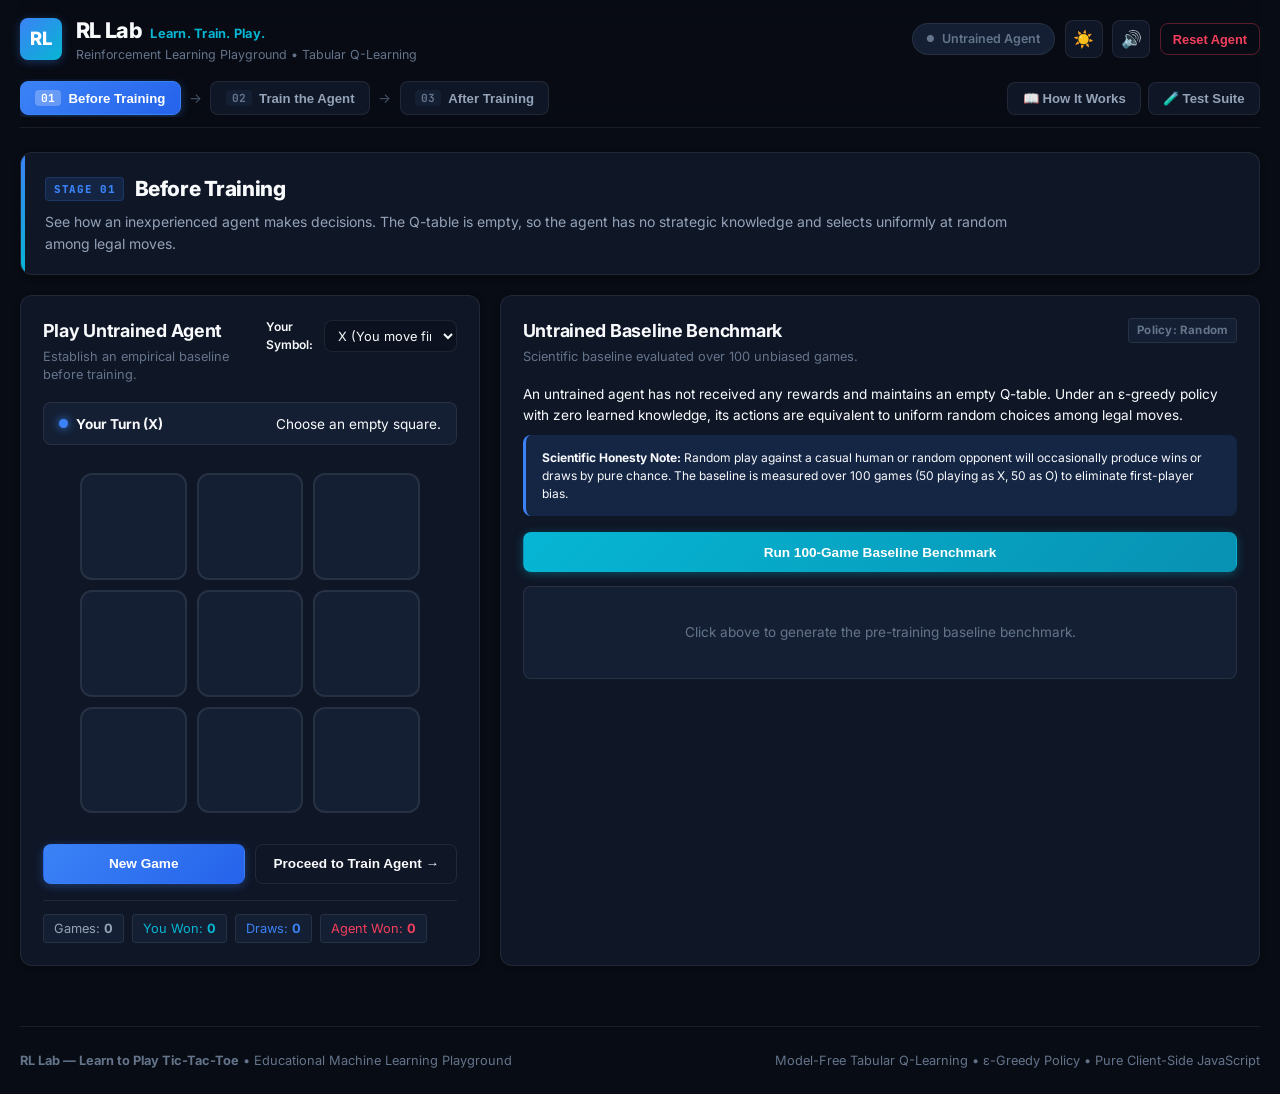
<file: index.html>
<!DOCTYPE html>
<html lang="en" data-theme="dark">
<head>
  <meta charset="UTF-8">
  <meta name="viewport" content="width=device-width, initial-scale=1.0">
  <title>RL Lab — Learn to Play Tic-Tac-Toe</title>
  <meta name="description" content="Educational Reinforcement Learning playground demonstrating Tabular Q-Learning, epsilon-greedy action selection, and learning curves on Tic-Tac-Toe.">
  <link rel="preconnect" href="https://fonts.googleapis.com">
  <link rel="preconnect" href="https://fonts.gstatic.com" crossorigin>
  <link href="https://fonts.googleapis.com/css2?family=Inter:wght@400;500;600;700;800&family=JetBrains+Mono:wght@400;500;600&display=swap" rel="stylesheet">
  <link rel="stylesheet" href="css/style.css">
</head>
<body>
  <div class="app-container">
    <!-- Compact Header -->
    <header class="app-header">
      <div class="header-main">
        <div class="logo-group">
          <div class="logo-badge">RL</div>
          <div>
            <div class="brand-row">
              <span class="brand-title">RL Lab</span>
              <span class="brand-tagline">Learn. Train. Play.</span>
            </div>
            <p class="brand-sub">Reinforcement Learning Playground &bull; Tabular Q-Learning</p>
          </div>
        </div>

        <div class="header-actions">
          <div id="agent-status-badge" class="agent-status-pill status-untrained">
            <span class="status-dot">●</span>
            <span id="agent-status-text">Untrained Agent</span>
          </div>

          <button id="btn-theme-toggle" class="btn-icon" title="Toggle Light/Dark Theme" aria-label="Toggle Theme">
            🌙
          </button>
          <button id="btn-sound-toggle" class="btn-icon" title="Toggle Sound FX" aria-label="Toggle Sound">
            🔊
          </button>
          <button id="btn-global-reset" class="btn btn-sm btn-outline-danger" title="Reset all learned Q-values to untrained state">
            Reset Agent
          </button>
        </div>
      </div>

      <!-- Navigation & Stage Bar -->
      <nav class="nav-bar" role="tablist" aria-label="Main Navigation">
        <div class="workflow-stepper">
          <button class="stage-tab active" data-stage="stage-1" role="tab" aria-selected="true" aria-controls="stage-1">
            <span class="step-badge">01</span>
            <span class="step-label">Before Training</span>
          </button>
          <span class="stepper-arrow">&rarr;</span>
          <button class="stage-tab" data-stage="stage-2" role="tab" aria-selected="false" aria-controls="stage-2">
            <span class="step-badge">02</span>
            <span class="step-label">Train the Agent</span>
          </button>
          <span class="stepper-arrow">&rarr;</span>
          <button class="stage-tab" data-stage="stage-3" role="tab" aria-selected="false" aria-controls="stage-3">
            <span class="step-badge">03</span>
            <span class="step-label">After Training</span>
          </button>
        </div>

        <div class="secondary-nav-group">
          <button class="stage-tab" data-stage="stage-theory" role="tab" aria-selected="false" aria-controls="stage-theory">
            📖 How It Works
          </button>
          <button class="stage-tab" data-stage="stage-tests" role="tab" aria-selected="false" aria-controls="stage-tests">
            🧪 Test Suite
          </button>
        </div>
      </nav>
    </header>

    <!-- Main Content Area -->
    <main class="app-content">

      <!-- ========================================================= -->
      <!-- STAGE 01: BEFORE TRAINING -->
      <!-- ========================================================= -->
      <section id="stage-1" class="stage-panel active" role="tabpanel">
        <div class="stage-banner">
          <div class="stage-banner-header">
            <span class="stage-tag">STAGE 01</span>
            <h1 class="stage-title">Before Training</h1>
          </div>
          <p class="stage-desc">
            See how an inexperienced agent makes decisions. The Q-table is empty, so the agent has no strategic knowledge and selects uniformly at random among legal moves.
          </p>
        </div>

        <div class="stage-grid">
          <!-- Game Board Area (Untrained Agent) -->
          <div class="card">
            <div class="card-header">
              <div>
                <h2 class="card-title">Play Untrained Agent</h2>
                <p class="card-subtitle">Establish an empirical baseline before training.</p>
              </div>
              <div class="role-selector-wrap">
                <label for="select-role-s1" class="text-xs font-semibold">Your Symbol:</label>
                <select id="select-role-s1" class="form-select form-select-sm">
                  <option value="X" selected>X (You move first)</option>
                  <option value="O">O (Agent moves first)</option>
                </select>
              </div>
            </div>

            <div class="game-status-banner" aria-live="polite" aria-atomic="true">
              <div id="turn-indicator-s1" class="turn-indicator">
                <span class="turn-dot user-turn"></span> Your Turn (X)
              </div>
              <div id="game-status-s1" class="game-status-msg text-sm">Choose an empty square to make your first move.</div>
            </div>

            <div class="board-container">
              <div id="board-s1" class="tic-tac-toe-board" aria-label="Untrained 3x3 Board"></div>
            </div>

            <div class="board-action-row">
              <button id="btn-restart-s1" class="btn btn-primary">New Game</button>
              <button id="btn-next-to-train" class="btn btn-outline">Proceed to Train Agent &rarr;</button>
            </div>

            <div class="session-stats-bar">
              <span class="stat-pill">Games: <strong id="s1-stat-games">0</strong></span>
              <span class="stat-pill stat-win">You Won: <strong id="s1-stat-human-wins">0</strong></span>
              <span class="stat-pill stat-draw">Draws: <strong id="s1-stat-draws">0</strong></span>
              <span class="stat-pill stat-loss">Agent Won: <strong id="s1-stat-agent-wins">0</strong></span>
            </div>
          </div>

          <!-- Baseline Explanation & Benchmark Card -->
          <div class="card">
            <div class="card-header">
              <div>
                <h2 class="card-title">Untrained Baseline Benchmark</h2>
                <p class="card-subtitle">Scientific baseline evaluated over 100 unbiased games.</p>
              </div>
              <span class="badge badge-secondary">Policy: Random</span>
            </div>

            <div class="baseline-explainer text-sm">
              <p>
                An untrained agent has not received any rewards and maintains an empty Q-table. Under an &epsilon;-greedy policy with zero learned knowledge, its actions are equivalent to uniform random choices among legal moves.
              </p>
              <div class="alert alert-info text-xs" style="margin-top: 10px;">
                <strong>Scientific Honesty Note:</strong> Random play against a casual human or random opponent will occasionally produce wins or draws by pure chance. The baseline is measured over 100 games (50 playing as X, 50 as O) to eliminate first-player bias.
              </div>
            </div>

            <div style="margin-top: 16px;">
              <button id="btn-run-baseline" class="btn btn-teal btn-block">
                Run 100-Game Baseline Benchmark
              </button>
            </div>

            <div id="baseline-results-box" class="benchmark-results-box">
              <div class="text-muted text-sm text-center" style="padding: 1.25rem 0;">
                Click above to generate the pre-training baseline benchmark.
              </div>
            </div>
          </div>
        </div>
      </section>

      <!-- ========================================================= -->
      <!-- STAGE 02: TRAIN THE AGENT -->
      <!-- ========================================================= -->
      <section id="stage-2" class="stage-panel" role="tabpanel">
        <div class="stage-banner">
          <div class="stage-banner-header">
            <span class="stage-tag">STAGE 02</span>
            <h1 class="stage-title">Train the Agent</h1>
          </div>
          <p class="stage-desc">
            Learn through repeated play, rewards, and updated Q-values. The agent experiences thousands of games, receiving positive rewards for victories (+1.0) and negative rewards for defeats (-1.0).
          </p>
        </div>

        <div class="stage-grid">
          <!-- Training Parameters Card -->
          <div class="card">
            <div class="card-header">
              <div>
                <h2 class="card-title">Hyperparameter Controls</h2>
                <p class="card-subtitle">Configure tabular Q-Learning parameters.</p>
              </div>
            </div>

            <div class="form-group">
              <label for="input-episodes" class="form-label">
                Number of Training Episodes
                <span class="text-muted text-xs">(Each episode is 1 complete self-contained match)</span>
              </label>
              <div class="episode-input-row">
                <input type="number" id="input-episodes" class="form-control" value="10000" min="500" max="100000" step="500">
                <div class="preset-buttons-group">
                  <button type="button" class="btn btn-sm btn-outline btn-preset" data-val="2000">2,000</button>
                  <button type="button" class="btn btn-sm btn-outline btn-preset" data-val="5000">5,000</button>
                  <button type="button" class="btn btn-sm btn-outline btn-preset active-preset" data-val="10000">10,000</button>
                  <button type="button" class="btn btn-sm btn-outline btn-preset" data-val="20000">20,000</button>
                </div>
              </div>
            </div>

            <div class="form-group">
              <label for="select-opponent" class="form-label">
                Training Opponent Strategy
                <span class="text-muted text-xs">(Defines environment transition dynamics P(s'|s,a))</span>
              </label>
              <select id="select-opponent" class="form-select">
                <option value="balanced" selected>Balanced Curriculum (Recommended: 60% Exploration + 40% Tactical Defense)</option>
                <option value="random">Random Opponent (Uniform Random Legal Actions)</option>
                <option value="heuristic">Heuristic Opponent (Tactical Blocks &amp; Immediate Wins)</option>
                <option value="self-play">Self-Play (Mirroring current learned policy)</option>
              </select>
            </div>

            <!-- Hyperparameters Grid with Plain English Descriptions -->
            <div class="hyperparams-grid">
              <!-- Alpha -->
              <div class="hyperparam-card">
                <div class="hyperparam-header">
                  <span class="param-name">Learning Rate (α)</span>
                  <span id="disp-alpha" class="param-val">0.10</span>
                </div>
                <input type="range" id="input-alpha" class="form-range" min="0.01" max="1.0" step="0.05" value="0.10">
                <p class="param-desc">How strongly new information changes existing estimates.</p>
              </div>

              <!-- Gamma -->
              <div class="hyperparam-card">
                <div class="hyperparam-header">
                  <span class="param-name">Discount Factor (γ)</span>
                  <span id="disp-gamma" class="param-val">0.95</span>
                </div>
                <input type="range" id="input-gamma" class="form-range" min="0.0" max="1.0" step="0.05" value="0.95">
                <p class="param-desc">How much future rewards matter relative to immediate payoff.</p>
              </div>

              <!-- Epsilon -->
              <div class="hyperparam-card">
                <div class="hyperparam-header">
                  <span class="param-name">Exploration Rate (ε)</span>
                  <span id="disp-epsilon" class="param-val">1.00</span>
                </div>
                <input type="range" id="input-epsilon" class="form-range" min="0.0" max="1.0" step="0.05" value="1.00">
                <p class="param-desc">How often the agent explores instead of exploiting current knowledge.</p>
              </div>
            </div>

            <div class="decay-toggle-wrap">
              <label class="checkbox-label" for="chk-decay-epsilon">
                <input type="checkbox" id="chk-decay-epsilon" checked>
                <span>Gradually decay exploration rate ε during training (from initial ε down to 0.05)</span>
              </label>
            </div>

            <!-- Optional Seed -->
            <div class="form-group" style="margin-top: 10px;">
              <label for="input-seed" class="form-label text-xs">
                Optional Random Seed <span class="text-muted">(Leave empty for standard pseudo-random training)</span>
              </label>
              <input type="text" id="input-seed" class="form-control form-control-sm" placeholder="e.g. 42 or ml-lab-2026" style="max-width: 220px;">
            </div>

            <!-- Primary Training Action Buttons -->
            <div class="training-btn-bar">
              <button id="btn-train" class="btn btn-primary btn-lg">
                🚀 Train Agent
              </button>
              <button id="btn-stop-train" class="btn btn-outline-danger btn-lg" disabled>
                ⏹ Pause / Stop
              </button>
            </div>

            <!-- Non-blocking Progress Bar -->
            <div class="training-progress-wrap">
              <div class="progress-bar-bg">
                <div id="training-progress-bar" class="progress-bar-fill" style="width: 0%;"></div>
              </div>
              <div id="training-progress-text" class="progress-meta">
                Ready to train. Click "Train Agent" to start non-blocking batch execution.
              </div>
            </div>
          </div>

          <!-- Live Metrics & Empirical Learning Curve Card -->
          <div class="card">
            <div class="card-header">
              <div>
                <h2 class="card-title">Live Training Outcomes &amp; Learning Curve</h2>
                <p class="card-subtitle">Actual recorded checkpoints evaluated with ε = 0 (pure exploitation).</p>
              </div>
              <span id="live-training-badge" class="badge badge-secondary">Ready</span>
            </div>

            <!-- Live KPI Row -->
            <div class="live-kpi-row">
              <div class="kpi-mini">
                <div class="kpi-mini-label">Episodes</div>
                <div id="kpi-episodes" class="kpi-mini-val font-mono">0</div>
              </div>
              <div class="kpi-mini">
                <div class="kpi-mini-label">Current ε</div>
                <div id="kpi-current-eps" class="kpi-mini-val font-mono">1.00</div>
              </div>
              <div class="kpi-mini">
                <div class="kpi-mini-label">State-Actions Learned</div>
                <div id="kpi-visited-states" class="kpi-mini-val font-mono">0</div>
              </div>
              <div class="kpi-mini">
                <div class="kpi-mini-label">Training W / D / L</div>
                <div id="kpi-training-wdl" class="kpi-mini-val font-mono">0/0/0</div>
              </div>
            </div>

            <!-- Learning Curve Canvas -->
            <div class="chart-canvas-wrapper">
              <canvas id="learningCurveChart" width="700" height="260"></canvas>
            </div>

            <div class="chart-legend-row">
              <span class="legend-chip"><span class="legend-color-dot" style="background: var(--teal);"></span> Win Rate %</span>
              <span class="legend-chip"><span class="legend-color-dot" style="background: var(--primary);"></span> Draw Rate %</span>
              <span class="legend-chip"><span class="legend-color-dot" style="background: var(--danger);"></span> Loss Rate %</span>
            </div>

            <div class="card-footer-action">
              <button id="btn-proceed-to-stage-3" class="btn btn-teal btn-block">
                Proceed to Stage 03 — Challenge Trained Agent &rarr;
              </button>
            </div>
          </div>
        </div>
      </section>

      <!-- ========================================================= -->
      <!-- STAGE 03: AFTER TRAINING -->
      <!-- ========================================================= -->
      <section id="stage-3" class="stage-panel" role="tabpanel">
        <div class="stage-banner">
          <div class="stage-banner-header">
            <span class="stage-tag">STAGE 03</span>
            <h1 class="stage-title">After Training</h1>
          </div>
          <p class="stage-desc">
            Challenge the trained agent and inspect what it learned. The agent acts using pure exploitation (&epsilon; = 0), selecting the highest-valued legal action from its learned Q-table.
          </p>
        </div>

        <div class="stage-grid">
          <!-- Gameplay against Trained Agent -->
          <div class="card">
            <div class="card-header">
              <div>
                <h2 class="card-title">Play Trained Agent</h2>
                <p class="card-subtitle">Agent uses learned Q-table with ε = 0.00 (pure exploitation).</p>
              </div>
              <div class="role-selector-wrap">
                <label for="select-role-s3" class="text-xs font-semibold">Your Symbol:</label>
                <select id="select-role-s3" class="form-select form-select-sm">
                  <option value="X" selected>X (You move first)</option>
                  <option value="O">O (Agent moves first)</option>
                </select>
              </div>
            </div>

            <div class="game-status-banner" aria-live="polite" aria-atomic="true">
              <div id="turn-indicator-s3" class="turn-indicator">
                <span class="turn-dot user-turn"></span> Your Turn (X)
              </div>
              <div id="game-status-s3" class="game-status-msg text-sm">Choose an empty cell.</div>
            </div>

            <div class="board-container">
              <div id="board-s3" class="tic-tac-toe-board" aria-label="Trained 3x3 Board"></div>
            </div>

            <div class="board-action-row">
              <button id="btn-restart-s3" class="btn btn-primary">New Game</button>
              <button id="btn-toggle-explain" class="btn btn-outline" aria-expanded="true" aria-controls="explainability-drawer">
                🔍 Toggle "How the Agent Decides"
              </button>
            </div>

            <div class="session-stats-bar">
              <span class="stat-pill">Games: <strong id="s3-stat-games">0</strong></span>
              <span class="stat-pill stat-win">You Won: <strong id="s3-stat-human-wins">0</strong></span>
              <span class="stat-pill stat-draw">Draws: <strong id="s3-stat-draws">0</strong></span>
              <span class="stat-pill stat-loss">Agent Won: <strong id="s3-stat-agent-wins">0</strong></span>
            </div>
          </div>

          <!-- Before vs After Empirical Comparison Panel -->
          <div class="card">
            <div class="card-header">
              <div>
                <h2 class="card-title">Empirical Performance Comparison</h2>
                <p class="card-subtitle">Standardized 100-game evaluation under identical conditions.</p>
              </div>
              <button id="btn-run-post-eval" class="btn btn-sm btn-outline">
                Re-evaluate Benchmark
              </button>
            </div>

            <div class="comparison-grid">
              <!-- Before Training Column -->
              <div class="comparison-card">
                <div class="comp-header">
                  <span class="comp-badge badge-untrained">BEFORE TRAINING</span>
                  <div class="comp-sub">Untrained Policy (100 Games)</div>
                  <div id="comp-before-opp" class="text-xs text-muted" style="margin-top: 3px;">Opponent: Random (50 as X, 50 as O)</div>
                </div>
                <div class="comp-stats-list">
                  <div class="comp-row">
                    <span>Win Rate:</span>
                    <strong id="comp-before-win" class="text-teal font-mono">—</strong>
                  </div>
                  <div class="comp-row">
                    <span>Draw Rate:</span>
                    <strong id="comp-before-draw" class="text-primary font-mono">—</strong>
                  </div>
                  <div class="comp-row">
                    <span>Loss Rate:</span>
                    <strong id="comp-before-loss" class="text-danger font-mono">—</strong>
                  </div>
                </div>
              </div>

              <!-- After Training Column -->
              <div class="comparison-card">
                <div class="comp-header">
                  <span class="comp-badge badge-trained">AFTER TRAINING</span>
                  <div class="comp-sub">Learned Policy (100 Games)</div>
                  <div id="comp-after-opp" class="text-xs text-muted" style="margin-top: 3px;">Opponent: Random (50 as X, 50 as O)</div>
                </div>
                <div class="comp-stats-list">
                  <div class="comp-row">
                    <span>Win Rate:</span>
                    <strong id="comp-after-win" class="text-teal font-mono">—</strong>
                  </div>
                  <div class="comp-row">
                    <span>Draw Rate:</span>
                    <strong id="comp-after-draw" class="text-primary font-mono">—</strong>
                  </div>
                  <div class="comp-row">
                    <span>Loss Rate:</span>
                    <strong id="comp-after-loss" class="text-danger font-mono">—</strong>
                  </div>
                </div>
              </div>
            </div>

            <div id="comparison-analysis-note" class="alert alert-info text-xs" style="margin-top: 14px;">
              <strong>Empirical Protocol:</strong> Both before and after training benchmarks evaluate 50 games playing as X (first mover) and 50 games playing as O (second mover) against the same Random opponent with &epsilon; = 0.
            </div>

            <!-- Export / Import Utilities -->
            <div style="margin-top: 16px; display: flex; gap: 8px; flex-wrap: wrap;">
              <button id="btn-export-qtable" class="btn btn-sm btn-outline">💾 Export Learned Q-Table (JSON)</button>
              <button id="btn-import-qtable" class="btn btn-sm btn-outline">📂 Import Q-Table (JSON)</button>
              <input type="file" id="import-file-input" accept=".json" style="display: none;">
            </div>
          </div>
        </div>

        <!-- Collapsible Explainability Drawer: How the Agent Decides -->
        <div id="explainability-drawer" class="card explain-card" style="margin-top: 1.25rem;">
          <div class="card-header">
            <div>
              <h2 class="card-title">How the Agent Decides</h2>
              <p class="card-subtitle">Transparent mathematical evaluation for the current board state.</p>
            </div>
            <code id="explain-state-key" class="state-code">000000000</code>
          </div>

          <div class="table-responsive">
            <table class="data-table">
              <thead>
                <tr>
                  <th>Action (Cell)</th>
                  <th>Coordinates</th>
                  <th>Learned Q(s,a)</th>
                  <th>Status</th>
                  <th>P(Selection)</th>
                </tr>
              </thead>
              <tbody id="explain-moves-tbody">
                <tr><td colspan="5" class="text-center text-muted">Play a move to view candidate action values.</td></tr>
              </tbody>
            </table>
          </div>

          <div id="explain-last-decision-box" class="last-decision-box" style="margin-top: 12px;">
            <span class="text-muted text-sm">No action taken yet.</span>
          </div>
        </div>
      </section>

      <!-- ========================================================= -->
      <!-- STAGE REFERENCE: HOW IT WORKS & THEORY -->
      <!-- ========================================================= -->
      <section id="stage-theory" class="stage-panel" role="tabpanel">
        <div class="stage-banner">
          <div class="stage-banner-header">
            <span class="stage-tag">REFERENCE</span>
            <h1 class="stage-title">How It Works: RL Foundations</h1>
          </div>
          <p class="stage-desc">
            Undergraduate Machine Learning curriculum reference on Tabular Q-Learning, Temporal Difference updates, and Dynamic Programming.
          </p>
        </div>

        <div class="theory-layout-grid">
          <!-- Core Theory Breakdown -->
          <div class="card">
            <div class="card-header">
              <h2 class="card-title">The Mathematics of Q-Learning</h2>
            </div>
            <div class="theory-content">
              <h3>1. The Q-Learning Update Rule</h3>
              <p>Q-learning is an off-policy, model-free Temporal Difference learning algorithm that directly approximates the optimal action-value function <em>Q*</em>:</p>
              <div class="math-callout font-mono">
                Q(s, a) &larr; Q(s, a) + &alpha; &times; [ r + &gamma; &times; max<sub>a'</sub> Q(s', a') &minus; Q(s, a) ]
              </div>
              <ul class="theory-list">
                <li><strong>s, a:</strong> Current canonical state and chosen action.</li>
                <li><strong>&alpha; (Alpha):</strong> Learning rate step size (0 &lt; &alpha; &le; 1).</li>
                <li><strong>r:</strong> Immediate reward observed after taking action <em>a</em> (+1 win, -1 loss, 0 draw).</li>
                <li><strong>&gamma; (Gamma):</strong> Future reward discount factor (0 &le; &gamma; &le; 1).</li>
                <li><strong>max<sub>a'</sub> Q(s', a'):</strong> Best estimated value in successor state <em>s'</em>. For <em>terminal transitions</em>, this is strictly <strong>0</strong>.</li>
              </ul>

              <h3 style="margin-top: 16px;">2. Exploration vs. Exploitation (&epsilon;-Greedy)</h3>
              <p>
                With probability <code>&epsilon;</code>, the agent enters the exploration branch and selects uniformly at random among legal moves.
                With probability <code>1 - &epsilon;</code>, the agent exploits its current knowledge and picks <code>argmax_a Q(s,a)</code> with random tie-breaking.
              </p>
              <div class="alert alert-info text-xs">
                <strong>Important Nuance:</strong> Choosing the exploration branch does <em>not</em> guarantee picking a non-greedy move! If there are <em>k</em> legal moves, the random draw has a <em>1/k</em> probability of picking the greedy action anyway:
                <code>P(greedy) = (1 - &epsilon;) + (&epsilon; / k)</code>.
              </div>
            </div>
          </div>

          <!-- Interactive Worked Calculation Verification (5.7) -->
          <div class="card">
            <div class="card-header">
              <div>
                <h2 class="card-title">Interactive Worked Calculation</h2>
                <p class="card-subtitle">Verifies exact numerical update arithmetic as specified in lecture curriculum.</p>
              </div>
              <span class="badge badge-success">5.7 Verified</span>
            </div>

            <div class="worked-form-grid">
              <div class="form-group">
                <label for="calc-current-q" class="form-label text-xs">Current Q(s, a):</label>
                <input type="number" id="calc-current-q" class="form-control" value="4" step="0.1">
              </div>
              <div class="form-group">
                <label for="calc-alpha" class="form-label text-xs">Learning Rate (&alpha;):</label>
                <input type="number" id="calc-alpha" class="form-control" value="0.5" step="0.05">
              </div>
              <div class="form-group">
                <label for="calc-reward" class="form-label text-xs">Reward (r):</label>
                <input type="number" id="calc-reward" class="form-control" value="2" step="0.1">
              </div>
              <div class="form-group">
                <label for="calc-gamma" class="form-label text-xs">Discount (&gamma;):</label>
                <input type="number" id="calc-gamma" class="form-control" value="0.9" step="0.05">
              </div>
              <div class="form-group">
                <label for="calc-max-next-q" class="form-label text-xs">max<sub>a'</sub> Q(s', a'):</label>
                <input type="number" id="calc-max-next-q" class="form-control" value="6" step="0.1">
              </div>
            </div>

            <!-- Step by Step Calculation Breakdown -->
            <div class="calc-step-by-step">
              <div class="calc-step">
                <span class="step-num">Step 1 &bull; TD Target:</span>
                <code class="step-math">r + &gamma; max Q(s',a') = 2 + (0.9 &times; 6) = <span id="calc-td-target">7.40</span></code>
              </div>
              <div class="calc-step">
                <span class="step-num">Step 2 &bull; TD Error (&delta;):</span>
                <code class="step-math">&delta; = TD Target &minus; Q(s,a) = 7.40 &minus; 4 = <span id="calc-td-error">+3.40</span></code>
              </div>
              <div class="calc-step highlight-step">
                <span class="step-num">Step 3 &bull; Q-Update (&alpha; = 0.5):</span>
                <code class="step-math">Q_new = 4 + (0.5 &times; 3.40) = <strong id="calc-updated-q" class="text-teal font-mono">5.70</strong></code>
              </div>
            </div>

            <!-- Model-Based DP vs Model-Free RL -->
            <div class="dp-comparison-container" style="margin-top: 1.5rem;">
              <div class="dp-section-header">
                <span class="badge badge-teal" style="margin-bottom: 6px;">THEORY COMPARISON</span>
                <h3 style="font-size: 1.05rem; font-weight: 700; color: var(--text-main);">Dynamic Programming (DP) vs. Q-Learning</h3>
                <p class="text-xs text-muted" style="margin-top: 6px; line-height: 1.55;">
                  <strong>Model-Based DP:</strong> Computes state values offline via Bellman Optimality sweeps using known transition probabilities <em>P(s'|s,a)</em> and rewards <em>R(s,a)</em> without environment sampling.<br>
                  <strong>Model-Free Q-Learning:</strong> Discovers optimal play directly from trial-and-error gameplay samples with zero prior transition model.
                </p>
              </div>
              <div id="dpGridContainer" style="margin-top: 12px;"></div>
            </div>
          </div>
        </div>
      </section>

      <!-- ========================================================= -->
      <!-- STAGE REFERENCE: AUTOMATED TEST SUITE -->
      <!-- ========================================================= -->
      <section id="stage-tests" class="stage-panel" role="tabpanel">
        <div class="card">
          <div class="card-header">
            <div>
              <h2 class="card-title">Comprehensive Algorithmic Test Suite</h2>
              <p class="card-subtitle">Complete validation of Game Engine, Tabular Q-Learning Invariants, Lifecycle Safety, and Persistence.</p>
            </div>
            <div id="test-summary-badge">
              <span class="badge badge-success">Running verification...</span>
            </div>
          </div>

          <div style="margin-bottom: 14px; display: flex; gap: 10px; align-items: center;">
            <button id="btn-run-tests" class="btn btn-primary">
              ▶ Run All Invariant Tests
            </button>
            <span class="text-xs text-muted">Runs synchronously in browser verifying all invariants.</span>
          </div>

          <div id="test-results-container"></div>
        </div>
      </section>

    </main>

    <!-- Clean Footer -->
    <footer class="app-footer">
      <div class="footer-content">
        <div>
          <strong>RL Lab — Learn to Play Tic-Tac-Toe</strong> &bull; Educational Machine Learning Playground
        </div>
        <div class="footer-meta">
          Model-Free Tabular Q-Learning &bull; ε-Greedy Policy &bull; Pure Client-Side JavaScript
        </div>
      </div>
    </footer>
  </div>

  <!-- Scripts in dependency order -->
  <script src="js/game.js"></script>
  <script src="js/agent.js"></script>
  <script src="js/analytics.js"></script>
  <script src="js/dp-demo.js"></script>
  <script src="js/tests.js"></script>
  <script src="js/app.js"></script>
</body>
</html>
</file>
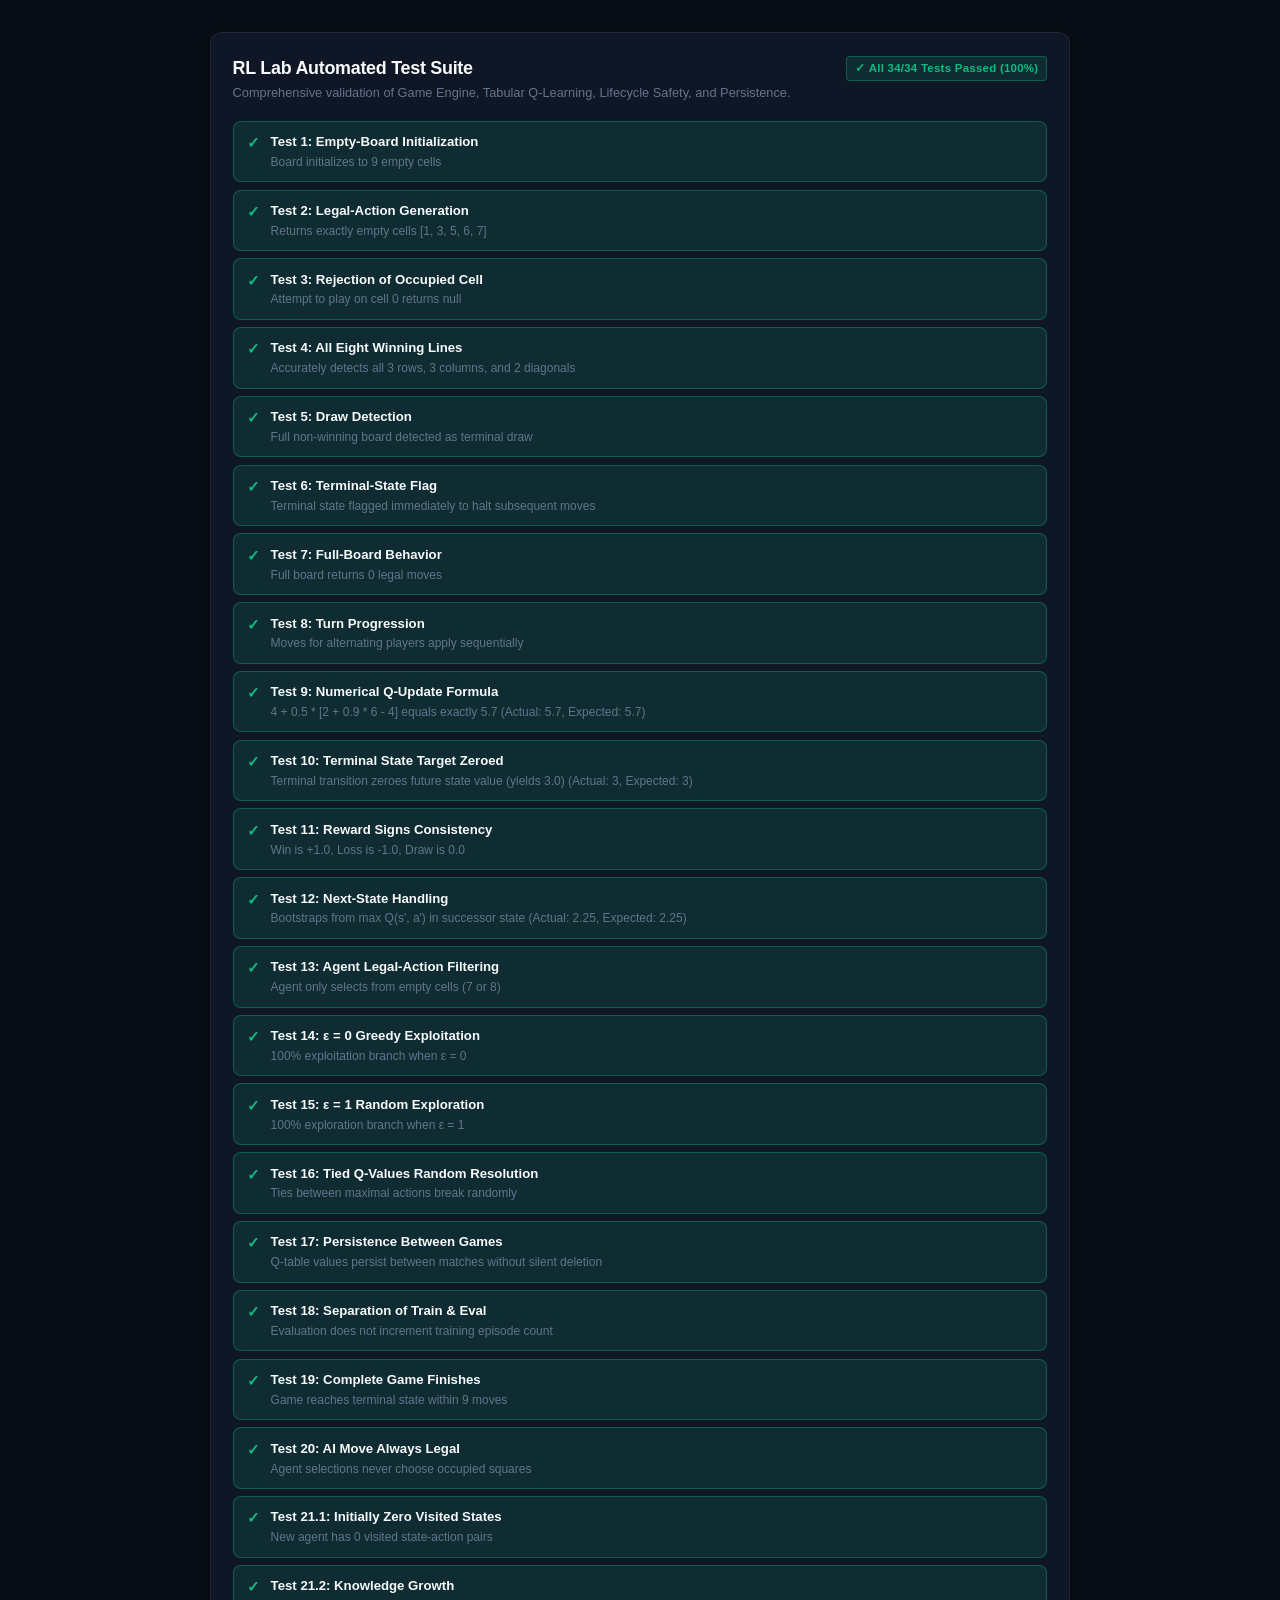
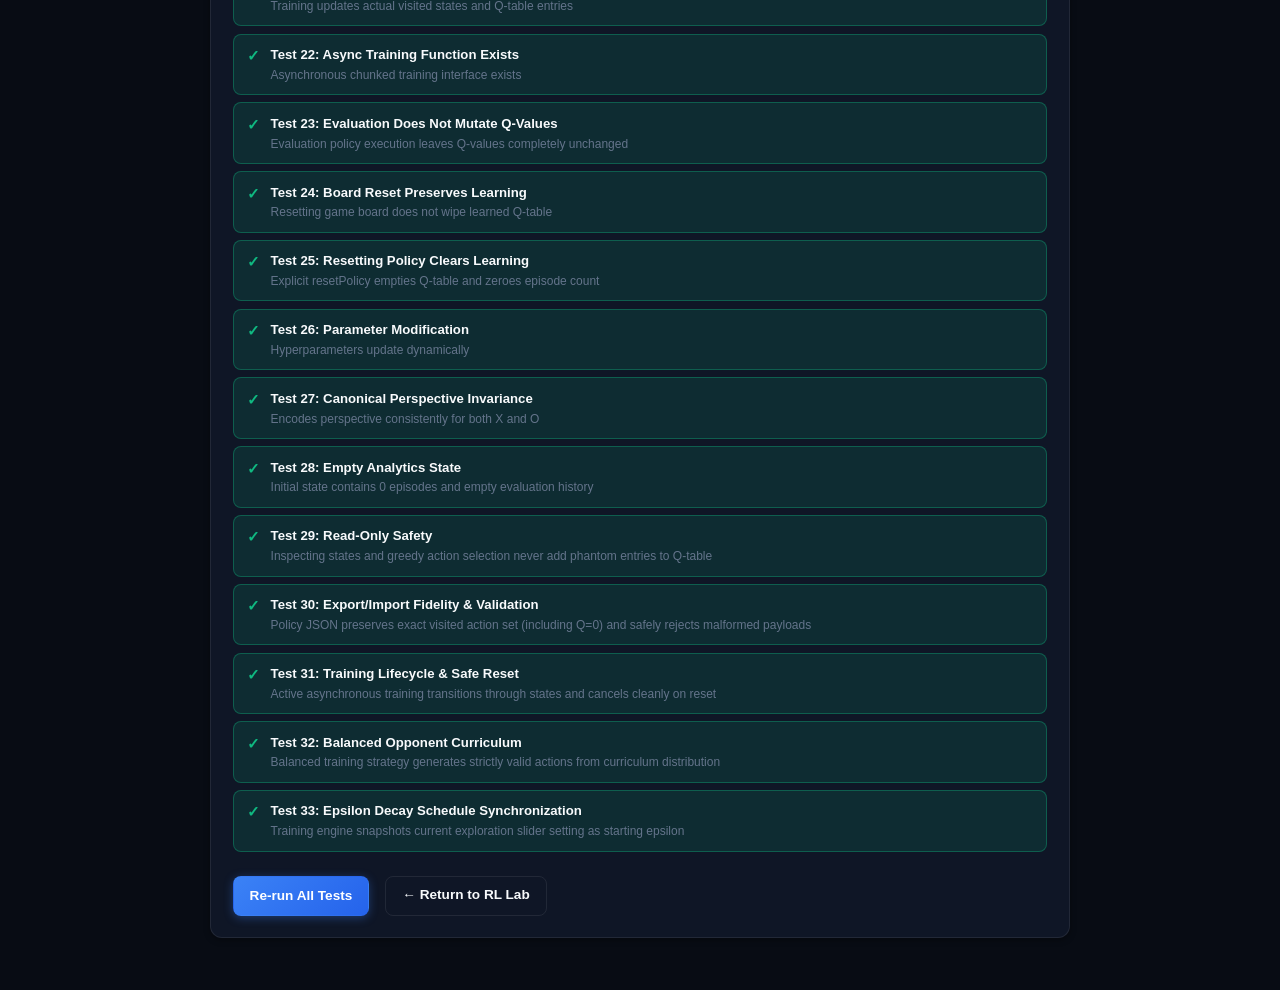
<file: test-runner.html>
<!DOCTYPE html>
<html lang="en" data-theme="dark">
<head>
  <meta charset="UTF-8">
  <meta name="viewport" content="width=device-width, initial-scale=1.0">
  <title>RL Lab Test Suite — Comprehensive Invariant Validation</title>
  <link rel="stylesheet" href="css/style.css">
  <style>
    body { padding: 2rem 1rem; background-color: var(--bg-app); color: var(--text-main); }
    .test-page-container { max-width: 860px; margin: 0 auto; }
  </style>
</head>
<body>
  <div class="test-page-container">
    <div class="card">
      <div class="card-header">
        <div>
          <h1 class="card-title">RL Lab Automated Test Suite</h1>
          <p class="card-subtitle">Comprehensive validation of Game Engine, Tabular Q-Learning, Lifecycle Safety, and Persistence.</p>
        </div>
        <div id="test-summary-badge">
          <span class="badge badge-secondary">Running invariant tests...</span>
        </div>
      </div>
      <div id="test-results-container">
        <!-- Injected by script -->
      </div>
      <div style="margin-top: 1.5rem; display: flex; gap: 1rem; align-items: center;">
        <button id="btn-re-run" class="btn btn-primary" onclick="runTests()">Re-run All Tests</button>
        <a href="index.html" class="btn btn-outline">&larr; Return to RL Lab</a>
      </div>
    </div>
  </div>

  <script src="js/game.js"></script>
  <script src="js/agent.js"></script>
  <script src="js/tests.js"></script>
  <script>
    function runTests() {
      const suite = new RLTestSuite();
      const results = suite.runAllTests();
      const badge = document.getElementById('test-summary-badge');
      const container = document.getElementById('test-results-container');

      badge.innerHTML = results.allPassed
        ? `<span class="badge badge-success">✓ All ${results.passedCount}/${results.totalCount} Tests Passed (100%)</span>`
        : `<span class="badge badge-danger">✗ ${results.totalCount - results.passedCount} Failed</span>`;

      let html = '<div class="test-results-list">';
      results.details.forEach(res => {
        html += `
          <div class="test-item ${res.passed ? 'test-passed' : 'test-failed'}">
            <span class="test-icon">${res.passed ? '✓' : '✗'}</span>
            <div class="test-content">
              <strong>${res.testName}</strong>
              <p class="test-msg">${res.message}</p>
            </div>
          </div>
        `;
      });
      html += '</div>';
      container.innerHTML = html;
    }

    document.addEventListener('DOMContentLoaded', runTests);
  </script>
</body>
</html>
</file>
<file: css/style.css>
/**
 * RL Lab — Learn to Play Tic-Tac-Toe
 * CSS Design System & Responsive Styles (Dark-First Modernized AI/ML Aesthetic)
 * Inspired by Linear, modern developer dashboards, and premier educational tools.
 * Supports Dark (default) and Light themes seamlessly, full mobile responsiveness (320px - 1440px+).
 */

:root,
[data-theme="dark"] {
  /* Dark-First Palette (Default) */
  --bg-app: #080c14;
  --bg-header: rgba(8, 12, 20, 0.88);
  --bg-card: #0f1626;
  --bg-card-subtle: #141f33;
  --bg-card-hover: #192740;
  --bg-input: #0b111e;

  --border-color: rgba(255, 255, 255, 0.08);
  --border-subtle: rgba(255, 255, 255, 0.14);
  --border-focus: #3b82f6;

  --text-main: #f8fafc;
  --text-secondary: #94a3b8;
  --text-muted: #64748b;
  --text-dim: #475569;

  --primary: #3b82f6;
  --primary-hover: #60a5fa;
  --primary-subtle: rgba(59, 130, 246, 0.14);
  --primary-glow: rgba(59, 130, 246, 0.35);

  --teal: #06b6d4;
  --teal-hover: #22d3ee;
  --teal-subtle: rgba(6, 182, 212, 0.14);
  --teal-glow: rgba(6, 182, 212, 0.35);

  --success: #10b981;
  --success-bg: rgba(16, 185, 129, 0.14);
  --success-border: rgba(16, 185, 129, 0.35);
  --success-glow: rgba(16, 185, 129, 0.3);

  --danger: #f43f5e;
  --danger-bg: rgba(244, 63, 94, 0.14);
  --danger-border: rgba(244, 63, 94, 0.35);
  --danger-glow: rgba(244, 63, 94, 0.3);

  --warning: #f59e0b;
  --warning-bg: rgba(245, 158, 11, 0.14);
  --warning-border: rgba(245, 158, 11, 0.35);

  --chart-grid: rgba(255, 255, 255, 0.07);
  --chart-axis: #94a3b8;

  --font-sans:
    "Inter", -apple-system, BlinkMacSystemFont, "Segoe UI", Roboto, sans-serif;
  --font-mono: "JetBrains Mono", Consolas, Monaco, monospace;

  --shadow-xs: 0 1px 2px rgba(0, 0, 0, 0.3);
  --shadow-sm: 0 2px 6px rgba(0, 0, 0, 0.35);
  --shadow-md: 0 8px 24px -4px rgba(0, 0, 0, 0.45);
  --shadow-glow: 0 0 20px rgba(59, 130, 246, 0.15);

  --radius-xs: 4px;
  --radius-sm: 8px;
  --radius-md: 12px;
  --radius-lg: 16px;
  --radius-full: 9999px;

  --transition-fast: 0.15s cubic-bezier(0.4, 0, 0.2, 1);
  --transition-normal: 0.25s cubic-bezier(0.4, 0, 0.2, 1);
}

/* Light Theme Palette */
[data-theme="light"] {
  --bg-app: #f8fafc;
  --bg-header: rgba(248, 250, 252, 0.9);
  --bg-card: #ffffff;
  --bg-card-subtle: #f1f5f9;
  --bg-card-hover: #e2e8f0;
  --bg-input: #ffffff;

  --border-color: #e2e8f0;
  --border-subtle: #cbd5e1;
  --border-focus: #2563eb;

  --text-main: #0f172a;
  --text-secondary: #334155;
  --text-muted: #64748b;
  --text-dim: #94a3b8;

  --primary: #2563eb;
  --primary-hover: #1d4ed8;
  --primary-subtle: #eff6ff;
  --primary-glow: rgba(37, 99, 235, 0.25);

  --teal: #0891b2;
  --teal-hover: #0e7490;
  --teal-subtle: #ecfeff;
  --teal-glow: rgba(8, 145, 178, 0.25);

  --success: #059669;
  --success-bg: #ecfdf5;
  --success-border: #a7f3d0;
  --success-glow: rgba(5, 150, 105, 0.2);

  --danger: #e11d48;
  --danger-bg: #fff1f2;
  --danger-border: #fecdd3;
  --danger-glow: rgba(225, 29, 72, 0.2);

  --warning: #d97706;
  --warning-bg: #fffbeb;
  --warning-border: #fde68a;

  --chart-grid: #e2e8f0;
  --chart-axis: #64748b;

  --shadow-xs: 0 1px 2px rgba(0, 0, 0, 0.04);
  --shadow-sm: 0 2px 6px rgba(0, 0, 0, 0.06);
  --shadow-md: 0 8px 24px -4px rgba(0, 0, 0, 0.08);
  --shadow-glow: 0 0 20px rgba(37, 99, 235, 0.1);
}

/* Base Reset & Core Typography */
*,
*::before,
*::after {
  box-sizing: border-box;
  margin: 0;
  padding: 0;
}

html {
  font-size: 16px;
  scroll-behavior: smooth;
  -webkit-text-size-adjust: 100%;
}

body {
  font-family: var(--font-sans);
  background-color: var(--bg-app);
  color: var(--text-main);
  line-height: 1.5;
  -webkit-font-smoothing: antialiased;
  -moz-osx-font-smoothing: grayscale;
  min-height: 100vh;
  overflow-x: hidden;
  transition:
    background-color var(--transition-normal),
    color var(--transition-normal);
}

/* App Container */
.app-container {
  display: flex;
  flex-direction: column;
  min-height: 100vh;
  max-width: 1340px;
  margin: 0 auto;
  padding: 0 1.25rem;
}

/* Modern Sticky Header */
.app-header {
  position: sticky;
  top: 0;
  z-index: 100;
  background-color: var(--bg-header);
  backdrop-filter: blur(14px);
  -webkit-backdrop-filter: blur(14px);
  border-bottom: 1px solid var(--border-color);
  padding: 0.85rem 0 0.65rem 0;
  transition: border-color var(--transition-normal);
}

.header-main {
  display: flex;
  justify-content: space-between;
  align-items: center;
  flex-wrap: wrap;
  gap: 0.85rem;
  margin-bottom: 0.65rem;
}

.logo-group {
  display: flex;
  align-items: center;
  gap: 0.85rem;
}

.logo-badge {
  width: 42px;
  height: 42px;
  background: linear-gradient(135deg, var(--primary), var(--teal));
  color: #ffffff;
  border-radius: var(--radius-sm);
  display: flex;
  align-items: center;
  justify-content: center;
  font-weight: 800;
  font-size: 1.15rem;
  letter-spacing: -0.02em;
  flex-shrink: 0;
  box-shadow: 0 2px 10px var(--primary-glow);
}

.brand-row {
  display: flex;
  align-items: baseline;
  gap: 0.5rem;
}

.brand-title {
  font-size: 1.35rem;
  font-weight: 800;
  color: var(--text-main);
  letter-spacing: -0.025em;
}

.brand-tagline {
  font-size: 0.8rem;
  font-weight: 700;
  color: var(--teal);
  letter-spacing: 0.02em;
}

.brand-sub {
  font-size: 0.78rem;
  color: var(--text-muted);
}

.header-actions {
  display: flex;
  align-items: center;
  gap: 0.6rem;
  flex-wrap: wrap;
}

.agent-status-pill {
  display: inline-flex;
  align-items: center;
  gap: 7px;
  padding: 0.35rem 0.85rem;
  font-size: 0.78rem;
  font-weight: 600;
  border-radius: var(--radius-full);
  transition: all var(--transition-fast);
}

.status-untrained {
  background-color: var(--bg-card-subtle);
  color: var(--text-muted);
  border: 1px solid var(--border-color);
}

.status-training {
  background-color: var(--primary-subtle);
  color: var(--primary);
  border: 1px solid var(--primary);
  box-shadow: 0 0 12px var(--primary-glow);
}

.status-trained {
  background-color: var(--success-bg);
  color: var(--success);
  border: 1px solid var(--success);
  box-shadow: 0 0 12px var(--success-glow);
}

.status-dot {
  font-size: 0.6rem;
  line-height: 1;
}

.status-training .status-dot {
  animation: pulseDot 1.2s infinite;
}

@keyframes pulseDot {
  0%,
  100% {
    opacity: 1;
    transform: scale(1);
  }
  50% {
    opacity: 0.4;
    transform: scale(0.85);
  }
}

.btn-icon {
  width: 38px;
  height: 38px;
  display: inline-flex;
  align-items: center;
  justify-content: center;
  border-radius: var(--radius-sm);
  background-color: var(--bg-card);
  border: 1px solid var(--border-color);
  color: var(--text-main);
  cursor: pointer;
  transition: all var(--transition-fast);
  font-size: 1.05rem;
  user-select: none;
}

.btn-icon:hover {
  background-color: var(--bg-card-subtle);
  border-color: var(--border-subtle);
  transform: translateY(-1px);
}

.btn-icon:active {
  transform: translateY(0);
}

/* Stepper Navigation Bar */
.nav-bar {
  display: flex;
  justify-content: space-between;
  align-items: center;
  flex-wrap: wrap;
  gap: 0.75rem;
  padding-top: 0.25rem;
}

.workflow-stepper {
  display: flex;
  align-items: center;
  gap: 0.4rem;
  overflow-x: auto;
  scrollbar-width: none;
  -webkit-overflow-scrolling: touch;
  padding: 2px 0;
}

.workflow-stepper::-webkit-scrollbar {
  display: none;
}

.stepper-arrow {
  color: var(--text-dim);
  font-size: 0.85rem;
  user-select: none;
  padding: 0 2px;
}

.stage-tab {
  background: var(--bg-card);
  border: 1px solid var(--border-color);
  padding: 0.5rem 0.9rem;
  font-size: 0.825rem;
  font-weight: 600;
  color: var(--text-secondary);
  cursor: pointer;
  border-radius: var(--radius-sm);
  display: inline-flex;
  align-items: center;
  gap: 0.45rem;
  transition: all var(--transition-fast);
  white-space: nowrap;
  user-select: none;
}

.stage-tab:hover {
  color: var(--text-main);
  background-color: var(--bg-card-subtle);
  border-color: var(--border-subtle);
}

.stage-tab.active {
  color: #ffffff;
  background: linear-gradient(135deg, var(--primary), #2563eb);
  border-color: var(--primary);
  box-shadow: 0 2px 10px var(--primary-glow);
}

.step-badge {
  font-size: 0.7rem;
  font-family: var(--font-mono);
  font-weight: 700;
  background-color: var(--bg-card-subtle);
  color: var(--text-muted);
  padding: 1px 6px;
  border-radius: var(--radius-xs);
  transition: all var(--transition-fast);
}

.stage-tab.active .step-badge {
  background-color: rgba(255, 255, 255, 0.25);
  color: #ffffff;
}

.secondary-nav-group {
  display: flex;
  align-items: center;
  gap: 0.4rem;
}

.secondary-nav-group .stage-tab.active {
  background: var(--bg-card-subtle);
  color: var(--teal);
  border-color: var(--teal);
  box-shadow: 0 0 12px var(--teal-glow);
}

/* App Content & Panels */
.app-content {
  flex: 1;
  padding: 1.5rem 0 2.5rem 0;
}

.stage-panel {
  display: none;
}

.stage-panel.active {
  display: block;
  animation: panelFadeIn 0.2s cubic-bezier(0.4, 0, 0.2, 1);
}

@keyframes panelFadeIn {
  from {
    opacity: 0;
    transform: translateY(6px);
  }
  to {
    opacity: 1;
    transform: translateY(0);
  }
}

/* Stage Header Banner */
.stage-banner {
  background-color: var(--bg-card);
  border: 1px solid var(--border-color);
  border-radius: var(--radius-md);
  padding: 1.25rem 1.5rem;
  margin-bottom: 1.25rem;
  box-shadow: var(--shadow-sm);
  position: relative;
  overflow: hidden;
}

.stage-banner::before {
  content: "";
  position: absolute;
  top: 0;
  left: 0;
  width: 4px;
  height: 100%;
  background: linear-gradient(180deg, var(--primary), var(--teal));
}

.stage-banner-header {
  display: flex;
  align-items: center;
  gap: 0.65rem;
  margin-bottom: 0.4rem;
}

.stage-tag {
  font-size: 0.68rem;
  font-weight: 800;
  letter-spacing: 0.06em;
  background-color: var(--primary-subtle);
  color: var(--primary);
  padding: 3px 8px;
  border-radius: var(--radius-xs);
  font-family: var(--font-mono);
  border: 1px solid rgba(59, 130, 246, 0.2);
}

.stage-title {
  font-size: 1.3rem;
  font-weight: 800;
  color: var(--text-main);
  letter-spacing: -0.02em;
}

.stage-desc {
  font-size: 0.875rem;
  color: var(--text-secondary);
  line-height: 1.55;
  max-width: 980px;
}

/* Stage Grids */
.stage-grid {
  display: grid;
  grid-template-columns: 1fr;
  gap: 1.25rem;
}

@media (min-width: 960px) {
  .stage-grid {
    grid-template-columns: 460px 1fr;
  }
}

.theory-layout-grid {
  display: grid;
  grid-template-columns: 1fr;
  gap: 1.25rem;
}

@media (min-width: 960px) {
  .theory-layout-grid {
    grid-template-columns: 1fr 1fr;
  }
}

/* Cards */
.card {
  background-color: var(--bg-card);
  border: 1px solid var(--border-color);
  border-radius: var(--radius-md);
  box-shadow: var(--shadow-sm);
  padding: 1.35rem;
  margin-bottom: 1.25rem;
  transition:
    border-color var(--transition-fast),
    box-shadow var(--transition-fast);
}

.card:hover {
  border-color: var(--border-subtle);
}

.card-header {
  display: flex;
  justify-content: space-between;
  align-items: flex-start;
  margin-bottom: 1.15rem;
  gap: 0.75rem;
}

.card-title {
  font-size: 1.12rem;
  font-weight: 700;
  color: var(--text-main);
  letter-spacing: -0.015em;
}

.card-subtitle {
  font-size: 0.8rem;
  color: var(--text-muted);
  margin-top: 3px;
  line-height: 1.4;
}

.role-selector-wrap {
  display: flex;
  align-items: center;
  gap: 0.45rem;
}

/* Game Status Banner */
.game-status-banner {
  background-color: var(--bg-card-subtle);
  border: 1px solid var(--border-color);
  border-radius: var(--radius-sm);
  padding: 0.65rem 0.95rem;
  margin-bottom: 1rem;
  display: flex;
  justify-content: space-between;
  align-items: center;
  font-size: 0.85rem;
  gap: 0.75rem;
}

.turn-indicator {
  display: flex;
  align-items: center;
  gap: 0.5rem;
  font-weight: 700;
  white-space: nowrap;
}

.turn-dot {
  width: 9px;
  height: 9px;
  border-radius: 50%;
  display: inline-block;
  box-shadow: 0 0 8px currentColor;
}

.user-turn {
  background-color: var(--primary);
  color: var(--primary);
}

.agent-turn {
  background-color: var(--teal);
  color: var(--teal);
}

/* 3x3 Tic-Tac-Toe Board */
.board-container {
  display: flex;
  justify-content: center;
  align-items: center;
  padding: 0.75rem 0;
  width: 100%;
}

.tic-tac-toe-board {
  display: grid;
  grid-template-columns: repeat(3, minmax(0, 1fr));
  gap: 10px;
  width: 100%;
  max-width: min(340px, 84vw);
  aspect-ratio: 1 / 1;
  margin: 0 auto;
}

.board-cell {
  background-color: var(--bg-card-subtle);
  border: 2px solid var(--border-color);
  border-radius: 12px;
  display: flex;
  flex-direction: column;
  align-items: center;
  justify-content: center;
  font-size: clamp(2.2rem, 8vw, 3rem);
  font-weight: 800;
  cursor: pointer;
  position: relative;
  user-select: none;
  aspect-ratio: 1 / 1;
  min-height: 0;
  transition:
    transform 0.12s ease,
    border-color var(--transition-fast),
    background-color var(--transition-fast),
    box-shadow var(--transition-fast);
}

.board-cell:hover:not(.marked-x):not(.marked-o) {
  border-color: var(--teal);
  background-color: var(--teal-subtle);
  box-shadow: 0 0 16px var(--teal-glow);
  transform: translateY(-2px);
}

.board-cell:active:not(.marked-x):not(.marked-o) {
  transform: scale(0.95);
}

.board-cell:focus-visible {
  outline: 2px solid var(--primary);
  outline-offset: 2px;
}

.marked-x {
  color: var(--primary);
  text-shadow: 0 0 16px var(--primary-glow);
  cursor: default;
}

.marked-o {
  color: var(--teal);
  text-shadow: 0 0 16px var(--teal-glow);
  cursor: default;
}

.winning-cell {
  background-color: var(--success-bg) !important;
  border-color: var(--success) !important;
  color: var(--success) !important;
  box-shadow: 0 0 20px var(--success-glow) !important;
  animation: winGlow 1.4s infinite alternate;
}

@keyframes winGlow {
  0% {
    transform: scale(1);
    filter: brightness(1);
  }
  100% {
    transform: scale(1.02);
    filter: brightness(1.2);
  }
}

.cell-q-badge {
  position: absolute;
  bottom: 5px;
  right: 5px;
  font-size: 0.65rem;
  font-family: var(--font-mono);
  background-color: rgba(9, 13, 22, 0.85);
  backdrop-filter: blur(4px);
  border: 1px solid var(--border-color);
  padding: 2px 5px;
  border-radius: 4px;
  color: var(--text-muted);
  pointer-events: none;
  line-height: 1.1;
  font-weight: 600;
  display: flex;
  align-items: center;
  gap: 2px;
}

[data-theme="light"] .cell-q-badge {
  background-color: rgba(255, 255, 255, 0.9);
  color: var(--text-secondary);
}

.cell-q-greedy {
  background-color: var(--teal-subtle);
  border-color: var(--teal);
  color: var(--teal);
  font-weight: 700;
  box-shadow: 0 0 8px var(--teal-glow);
}

.board-action-row {
  display: flex;
  gap: 0.65rem;
  margin-top: 1.15rem;
  width: 100%;
}

.board-action-row .btn {
  flex: 1;
}

.session-stats-bar {
  display: flex;
  gap: 0.5rem;
  flex-wrap: wrap;
  margin-top: 1rem;
  padding-top: 0.85rem;
  border-top: 1px solid var(--border-color);
  font-size: 0.8rem;
}

.stat-pill {
  padding: 4px 10px;
  background-color: var(--bg-card-subtle);
  border: 1px solid var(--border-color);
  border-radius: var(--radius-xs);
  color: var(--text-secondary);
}

.stat-win {
  color: var(--teal);
}
.stat-draw {
  color: var(--primary);
}
.stat-loss {
  color: var(--danger);
}

/* Benchmark Results Box */
.benchmark-results-box {
  margin-top: 14px;
  background-color: var(--bg-card-subtle);
  border: 1px solid var(--border-color);
  border-radius: var(--radius-sm);
  padding: 0.95rem;
}

.bench-chips-row {
  display: flex;
  gap: 0.5rem;
  margin: 0.5rem 0;
  flex-wrap: wrap;
}

.bench-chip {
  padding: 5px 10px;
  border-radius: var(--radius-xs);
  font-size: 0.825rem;
  font-weight: 600;
}

.bench-win {
  background-color: var(--teal-subtle);
  color: var(--teal);
  border: 1px solid var(--teal);
}
.bench-draw {
  background-color: var(--primary-subtle);
  color: var(--primary);
  border: 1px solid var(--primary);
}
.bench-loss {
  background-color: var(--danger-bg);
  color: var(--danger);
  border: 1px solid var(--danger);
}

/* Hyperparameters Grid */
.episode-input-row {
  display: flex;
  gap: 0.5rem;
  align-items: center;
  flex-wrap: wrap;
}

.episode-input-row .form-control {
  max-width: 140px;
}

.preset-buttons-group {
  display: flex;
  gap: 0.35rem;
  flex-wrap: wrap;
}

.btn-preset.active-preset {
  border-color: var(--primary);
  background-color: var(--primary-subtle);
  color: var(--primary);
  font-weight: 700;
}

.hyperparams-grid {
  display: grid;
  grid-template-columns: 1fr;
  gap: 0.85rem;
  margin-top: 1rem;
}

@media (min-width: 620px) {
  .hyperparams-grid {
    grid-template-columns: repeat(3, 1fr);
  }
}

.hyperparam-card {
  background-color: var(--bg-card-subtle);
  border: 1px solid var(--border-color);
  border-radius: var(--radius-sm);
  padding: 0.95rem;
  transition: border-color var(--transition-fast);
}

.hyperparam-card:hover {
  border-color: var(--border-subtle);
}

.hyperparam-header {
  display: flex;
  justify-content: space-between;
  align-items: center;
  margin-bottom: 0.5rem;
  font-size: 0.825rem;
}

.param-name {
  font-weight: 600;
  color: var(--text-main);
}

.param-val {
  font-family: var(--font-mono);
  font-weight: 700;
  color: var(--primary);
  background-color: var(--bg-card);
  padding: 2px 7px;
  border-radius: var(--radius-xs);
  border: 1px solid var(--border-color);
  font-size: 0.8rem;
}

.param-desc {
  font-size: 0.72rem;
  color: var(--text-muted);
  margin-top: 0.45rem;
  line-height: 1.4;
}

.decay-toggle-wrap {
  margin-top: 0.95rem;
  font-size: 0.825rem;
}

.checkbox-label {
  display: inline-flex;
  align-items: center;
  gap: 0.55rem;
  cursor: pointer;
  color: var(--text-secondary);
  user-select: none;
}

.checkbox-label input[type="checkbox"] {
  accent-color: var(--primary);
  width: 17px;
  height: 17px;
}

.training-btn-bar {
  display: flex;
  gap: 0.75rem;
  margin-top: 1.35rem;
}

.training-btn-bar .btn {
  flex: 1;
}

.training-progress-wrap {
  margin-top: 1rem;
}

.progress-bar-bg {
  width: 100%;
  height: 8px;
  background-color: var(--bg-card-subtle);
  border-radius: var(--radius-full);
  overflow: hidden;
  border: 1px solid var(--border-color);
}

.progress-bar-fill {
  height: 100%;
  background: linear-gradient(90deg, var(--primary), var(--teal));
  border-radius: var(--radius-full);
  transition: width 0.15s ease-out;
  box-shadow: 0 0 10px var(--teal-glow);
}

.progress-meta {
  font-size: 0.78rem;
  color: var(--text-muted);
  margin-top: 0.45rem;
  text-align: right;
  font-family: var(--font-mono);
}

/* Live KPI Row */
.live-kpi-row {
  display: grid;
  grid-template-columns: repeat(2, 1fr);
  gap: 0.65rem;
  margin-bottom: 1rem;
}

@media (min-width: 500px) {
  .live-kpi-row {
    grid-template-columns: repeat(4, 1fr);
  }
}

.kpi-mini {
  background-color: var(--bg-card-subtle);
  border: 1px solid var(--border-color);
  border-radius: var(--radius-sm);
  padding: 0.75rem;
}

.kpi-mini-label {
  font-size: 0.68rem;
  text-transform: uppercase;
  font-weight: 700;
  letter-spacing: 0.05em;
  color: var(--text-muted);
}

.kpi-mini-val {
  font-size: 1.2rem;
  font-weight: 800;
  color: var(--text-main);
  margin-top: 2px;
}

.chart-canvas-wrapper {
  position: relative;
  width: 100%;
  height: 270px;
  margin: 0.5rem 0;
  background-color: var(--bg-card-subtle);
  border: 1px solid var(--border-color);
  border-radius: var(--radius-sm);
  padding: 8px;
  overflow: hidden;
}

#learningCurveChart {
  width: 100% !important;
  height: 100% !important;
  display: block;
}

.chart-legend-row {
  display: flex;
  gap: 1.25rem;
  font-size: 0.8rem;
  color: var(--text-muted);
  justify-content: center;
  margin-top: 0.65rem;
  flex-wrap: wrap;
}

.legend-chip {
  display: inline-flex;
  align-items: center;
  gap: 6px;
}

.legend-color-dot {
  width: 9px;
  height: 9px;
  border-radius: 50%;
  display: inline-block;
  box-shadow: 0 0 6px currentColor;
}

.card-footer-action {
  margin-top: 1.25rem;
  padding-top: 1rem;
  border-top: 1px solid var(--border-color);
}

/* Comparison Panel */
.comparison-grid {
  display: grid;
  grid-template-columns: 1fr;
  gap: 0.85rem;
  margin-top: 0.5rem;
}

@media (min-width: 500px) {
  .comparison-grid {
    grid-template-columns: 1fr 1fr;
  }
}

.comparison-card {
  background-color: var(--bg-card-subtle);
  border: 1px solid var(--border-color);
  border-radius: var(--radius-sm);
  padding: 1rem;
}

.comp-header {
  margin-bottom: 0.75rem;
}

.comp-badge {
  font-size: 0.68rem;
  font-weight: 800;
  padding: 3px 8px;
  border-radius: var(--radius-xs);
  letter-spacing: 0.05em;
}

.badge-untrained {
  background-color: var(--bg-card);
  color: var(--text-secondary);
  border: 1px solid var(--border-color);
}

.badge-trained {
  background-color: var(--teal-subtle);
  color: var(--teal);
  border: 1px solid var(--teal);
  box-shadow: 0 0 10px var(--teal-glow);
}

.comp-sub {
  font-size: 0.75rem;
  color: var(--text-muted);
  margin-top: 4px;
}

.comp-stats-list {
  display: flex;
  flex-direction: column;
  gap: 0.45rem;
  font-size: 0.85rem;
}

.comp-row {
  display: flex;
  justify-content: space-between;
  align-items: center;
  padding: 2px 0;
}

/* Explainability Drawer */
.explain-card {
  transition: all var(--transition-normal);
}

.state-code {
  font-family: var(--font-mono);
  font-size: 0.8rem;
  background-color: var(--bg-card-subtle);
  padding: 3px 9px;
  border-radius: var(--radius-xs);
  border: 1px solid var(--border-color);
  color: var(--primary);
  font-weight: 700;
}

.last-decision-box {
  background-color: var(--bg-card-subtle);
  border: 1px solid var(--border-color);
  border-radius: var(--radius-sm);
  padding: 0.85rem 1.1rem;
  font-size: 0.85rem;
  line-height: 1.5;
}

/* Theory & Worked Example */
.theory-content {
  font-size: 0.875rem;
  line-height: 1.65;
}

.theory-content h3 {
  font-size: 1rem;
  font-weight: 700;
  margin-bottom: 0.45rem;
  color: var(--text-main);
}

.math-callout {
  background-color: var(--bg-card-subtle);
  border: 1px solid var(--border-color);
  border-left: 3px solid var(--primary);
  border-radius: var(--radius-sm);
  padding: 0.95rem;
  font-size: 0.92rem;
  font-weight: 600;
  text-align: center;
  margin: 0.85rem 0;
  color: var(--text-main);
  overflow-x: auto;
}

.theory-list {
  padding-left: 1.25rem;
  margin-top: 0.65rem;
}

.theory-list li {
  margin-bottom: 0.45rem;
}

.worked-form-grid {
  display: grid;
  grid-template-columns: repeat(2, 1fr);
  gap: 0.75rem;
  margin-bottom: 1.15rem;
}

@media (min-width: 550px) {
  .worked-form-grid {
    grid-template-columns: repeat(3, 1fr);
  }
}

.calc-step-by-step {
  display: flex;
  flex-direction: column;
  gap: 0.6rem;
}

.calc-step {
  background-color: var(--bg-card-subtle);
  border: 1px solid var(--border-color);
  border-radius: var(--radius-sm);
  padding: 0.75rem 0.95rem;
  font-size: 0.85rem;
  display: flex;
  flex-direction: column;
  gap: 3px;
}

.highlight-step {
  background-color: var(--teal-subtle);
  border-color: var(--teal);
  box-shadow: 0 0 14px var(--teal-glow);
}

.step-num {
  font-size: 0.72rem;
  font-weight: 700;
  text-transform: uppercase;
  color: var(--teal);
  letter-spacing: 0.04em;
}

.step-math {
  font-family: var(--font-mono);
  font-size: 0.88rem;
}

/* ========================================================= */
/* DYNAMIC PROGRAMMING GRIDWORLD VISUALIZER (ENHANCED)       */
/* ========================================================= */
.dp-comparison-container {
  border-top: 1px solid var(--border-color);
  padding-top: 1.25rem;
}

.dp-section-header {
  margin-bottom: 0.85rem;
}

.dp-visualizer-wrapper {
  background-color: var(--bg-card);
  border: 1px solid var(--border-color);
  border-radius: var(--radius-md);
  padding: 1.25rem;
  margin-top: 0.75rem;
  box-shadow: var(--shadow-sm);
  transition: all var(--transition-normal);
}

.dp-header-bar {
  display: flex;
  justify-content: space-between;
  align-items: center;
  flex-wrap: wrap;
  gap: 0.85rem;
  margin-bottom: 1.25rem;
  padding-bottom: 0.85rem;
  border-bottom: 1px solid var(--border-color);
}

.dp-header-info {
  display: flex;
  flex-direction: column;
  gap: 3px;
}

.dp-header-title {
  font-weight: 700;
  font-size: 0.95rem;
  color: var(--text-main);
  letter-spacing: -0.01em;
}

.dp-header-sub {
  font-size: 0.825rem;
  color: var(--text-muted);
}

.dp-actions-row {
  display: flex;
  gap: 0.5rem;
  flex-wrap: wrap;
  align-items: center;
}

/* The 3x3 Grid Board: Strict 3 columns across ALL screen sizes */
.dp-grid-board {
  display: grid;
  grid-template-columns: repeat(3, minmax(0, 1fr));
  gap: 12px;
  width: 100%;
  max-width: 480px;
  margin: 0 auto;
}

/* Each GridWorld Cell */
.dp-cell {
  background-color: var(--bg-card-subtle);
  border: 1px solid var(--border-color);
  border-radius: 10px;
  padding: 0.75rem 0.65rem;
  display: flex;
  flex-direction: column;
  justify-content: space-between;
  min-height: 105px;
  position: relative;
  transition:
    transform var(--transition-fast),
    box-shadow var(--transition-fast),
    border-color var(--transition-fast);
  overflow: hidden;
}

.dp-cell:hover {
  transform: translateY(-2px);
  box-shadow: var(--shadow-sm);
  border-color: var(--border-focus);
}

.dp-cell-start {
  border-color: rgba(59, 130, 246, 0.4);
  background: linear-gradient(
    145deg,
    rgba(59, 130, 246, 0.12),
    var(--bg-card-subtle)
  );
}

.dp-cell-goal {
  background: linear-gradient(
    145deg,
    rgba(16, 185, 129, 0.18),
    var(--bg-card-subtle)
  ) !important;
  border: 2px solid var(--success) !important;
  box-shadow: 0 0 14px var(--success-glow);
}

.dp-cell-hazard {
  background: linear-gradient(
    145deg,
    rgba(244, 63, 94, 0.18),
    var(--bg-card-subtle)
  ) !important;
  border: 2px solid var(--danger) !important;
  box-shadow: 0 0 14px var(--danger-glow);
}

.dp-cell-header {
  display: flex;
  justify-content: space-between;
  align-items: center;
  gap: 4px;
  margin-bottom: 0.25rem;
}

.dp-cell-coord {
  font-family: var(--font-mono);
  font-size: 0.72rem;
  font-weight: 700;
  color: var(--text-muted);
}

.dp-tag {
  font-size: 0.65rem;
  font-weight: 800;
  padding: 2px 6px;
  border-radius: 4px;
  letter-spacing: 0.03em;
  text-transform: uppercase;
  white-space: nowrap;
}

.start-tag {
  background-color: var(--primary-subtle);
  color: var(--primary);
  border: 1px solid var(--primary);
}

.goal-tag {
  background-color: var(--success-bg);
  color: var(--success);
  border: 1px solid var(--success);
}

.hazard-tag {
  background-color: var(--danger-bg);
  color: var(--danger);
  border: 1px solid var(--danger);
}

.dp-cell-value {
  font-family: var(--font-mono);
  font-size: 1.05rem;
  font-weight: 800;
  color: var(--text-main);
  margin: 0.25rem 0;
  display: flex;
  align-items: baseline;
  gap: 4px;
}

.dp-val-label {
  font-size: 0.75rem;
  color: var(--text-muted);
  font-weight: 600;
}

.dp-val-num {
  font-weight: 800;
}

.dp-val-pos .dp-val-num {
  color: var(--teal);
}

.dp-val-neg .dp-val-num {
  color: var(--danger);
}

.dp-cell-policy {
  font-size: 0.75rem;
  color: var(--text-secondary);
  display: flex;
  align-items: center;
  justify-content: space-between;
  border-top: 1px dashed var(--border-color);
  padding-top: 0.35rem;
  margin-top: 0.2rem;
}

.dp-policy-label {
  font-size: 0.68rem;
  color: var(--text-muted);
  font-weight: 700;
  text-transform: uppercase;
  letter-spacing: 0.03em;
}

.dp-policy-arrow {
  display: inline-flex;
  align-items: center;
  justify-content: center;
  width: 26px;
  height: 26px;
  border-radius: 6px;
  background-color: var(--teal-subtle);
  color: var(--teal);
  font-size: 1.15rem;
  font-weight: 900;
  line-height: 1;
  border: 1px solid var(--teal);
  box-shadow: 0 0 6px var(--teal-glow);
}

.dp-terminal-arrow {
  background: transparent !important;
  border: none !important;
  box-shadow: none !important;
  color: var(--text-muted) !important;
  font-size: 0.95rem;
}

/* Test Suite Output */
.test-results-list {
  display: flex;
  flex-direction: column;
  gap: 0.45rem;
}

.test-item {
  display: flex;
  align-items: flex-start;
  gap: 0.65rem;
  padding: 0.65rem 0.85rem;
  border-radius: var(--radius-sm);
  border: 1px solid var(--border-color);
  font-size: 0.825rem;
}

.test-passed {
  background-color: var(--success-bg);
  border-color: var(--success-border);
}

.test-failed {
  background-color: var(--danger-bg);
  border-color: var(--danger-border);
}

.test-icon {
  font-weight: 800;
  font-size: 0.95rem;
}

.test-passed .test-icon {
  color: var(--success);
}
.test-failed .test-icon {
  color: var(--danger);
}

.test-content strong {
  color: var(--text-main);
}
.test-msg {
  color: var(--text-muted);
  font-size: 0.75rem;
  margin-top: 1px;
}

/* Tables */
.table-responsive {
  overflow-x: auto;
  -webkit-overflow-scrolling: touch;
  border-radius: var(--radius-sm);
  border: 1px solid var(--border-color);
}

.data-table {
  width: 100%;
  border-collapse: collapse;
  font-size: 0.825rem;
  text-align: left;
}

.data-table th {
  background-color: var(--bg-card-subtle);
  color: var(--text-muted);
  font-weight: 700;
  text-transform: uppercase;
  font-size: 0.72rem;
  letter-spacing: 0.04em;
  padding: 0.7rem 0.85rem;
  border-bottom: 1px solid var(--border-color);
}

.data-table td {
  padding: 0.7rem 0.85rem;
  border-bottom: 1px solid var(--border-color);
  color: var(--text-main);
}

.data-table tr:last-child td {
  border-bottom: none;
}

.row-greedy {
  background-color: var(--teal-subtle);
  border-left: 3px solid var(--teal);
}

/* Forms & UI Controls */
.form-group {
  margin-bottom: 0.95rem;
}

.form-label {
  display: block;
  font-size: 0.825rem;
  font-weight: 600;
  color: var(--text-main);
  margin-bottom: 0.35rem;
}

.form-control,
.form-select {
  width: 100%;
  padding: 0.55rem 0.8rem;
  font-size: 0.875rem;
  font-family: var(--font-sans);
  color: var(--text-main);
  background-color: var(--bg-input);
  border: 1px solid var(--border-color);
  border-radius: var(--radius-sm);
  transition: all var(--transition-fast);
  min-height: 40px;
}

.form-select-sm,
.form-control-sm {
  padding: 0.3rem 0.6rem;
  font-size: 0.8rem;
  min-height: 32px;
}

.form-control:focus,
.form-select:focus {
  outline: none;
  border-color: var(--border-focus);
  box-shadow: 0 0 0 3px var(--primary-subtle);
}

.form-range {
  width: 100%;
  height: 6px;
  accent-color: var(--teal);
  cursor: pointer;
  background-color: var(--bg-card-subtle);
  border-radius: var(--radius-full);
}

/* Buttons */
.btn {
  display: inline-flex;
  align-items: center;
  justify-content: center;
  font-weight: 600;
  font-size: 0.85rem;
  padding: 0.55rem 1rem;
  border-radius: var(--radius-sm);
  border: 1px solid transparent;
  cursor: pointer;
  transition: all var(--transition-fast);
  min-height: 40px;
  text-decoration: none;
  user-select: none;
}

.btn-sm {
  padding: 0.3rem 0.75rem;
  font-size: 0.8rem;
  min-height: 32px;
}

.btn-lg {
  padding: 0.75rem 1.4rem;
  font-size: 0.95rem;
  min-height: 44px;
}

.btn-primary {
  background: linear-gradient(135deg, var(--primary), #2563eb);
  color: #ffffff;
  box-shadow: 0 2px 10px var(--primary-glow);
}

.btn-primary:hover:not(:disabled) {
  background: linear-gradient(135deg, #2563eb, #1d4ed8);
  transform: translateY(-1px);
  box-shadow: 0 4px 14px var(--primary-glow);
}

.btn-primary:active:not(:disabled) {
  transform: translateY(0);
}

.btn-teal {
  background: linear-gradient(135deg, var(--teal), #0891b2);
  color: #ffffff;
  box-shadow: 0 2px 10px var(--teal-glow);
}

.btn-teal:hover:not(:disabled) {
  background: linear-gradient(135deg, #0891b2, #0e7490);
  transform: translateY(-1px);
  box-shadow: 0 4px 14px var(--teal-glow);
}

.btn-teal:active:not(:disabled) {
  transform: translateY(0);
}

.btn-outline {
  background-color: transparent;
  border-color: var(--border-color);
  color: var(--text-main);
}

.btn-outline:hover:not(:disabled) {
  background-color: var(--bg-card-subtle);
  border-color: var(--border-subtle);
  transform: translateY(-1px);
}

.btn-secondary {
  background-color: var(--bg-card-subtle);
  border-color: var(--border-color);
  color: var(--text-main);
}

.btn-secondary:hover:not(:disabled) {
  background-color: var(--border-color);
  transform: translateY(-1px);
}

.btn-outline-danger {
  background-color: transparent;
  border-color: var(--danger-border);
  color: var(--danger);
}

.btn-outline-danger:hover:not(:disabled) {
  background-color: var(--danger-bg);
  border-color: var(--danger);
  transform: translateY(-1px);
}

.btn-block {
  width: 100%;
}

.btn:disabled {
  opacity: 0.55;
  cursor: not-allowed;
  transform: none !important;
  box-shadow: none !important;
}

/* Badges & Alerts */
.badge {
  display: inline-flex;
  align-items: center;
  padding: 3px 8px;
  border-radius: var(--radius-xs);
  font-size: 0.72rem;
  font-weight: 700;
  letter-spacing: 0.02em;
}

.badge-success {
  background-color: var(--success-bg);
  color: var(--success);
  border: 1px solid var(--success-border);
}
.badge-danger {
  background-color: var(--danger-bg);
  color: var(--danger);
  border: 1px solid var(--danger-border);
}
.badge-secondary {
  background-color: var(--bg-card-subtle);
  color: var(--text-muted);
  border: 1px solid var(--border-color);
}
.badge-teal {
  background-color: var(--teal-subtle);
  color: var(--teal);
  border: 1px solid var(--teal);
}
.badge-primary {
  background-color: var(--primary-subtle);
  color: var(--primary);
  border: 1px solid var(--primary);
}

.alert {
  padding: 0.85rem 1rem;
  border-radius: var(--radius-sm);
  margin-top: 0.75rem;
  line-height: 1.5;
}

.alert-info {
  background-color: var(--primary-subtle);
  border-left: 3px solid var(--primary);
  color: var(--text-main);
}

/* Footer */
.app-footer {
  border-top: 1px solid var(--border-color);
  padding: 1.5rem 0;
  margin-top: auto;
  font-size: 0.8rem;
  color: var(--text-muted);
}

.footer-content {
  display: flex;
  justify-content: space-between;
  align-items: center;
  flex-wrap: wrap;
  gap: 0.75rem;
}

/* Utilities */
.text-sm {
  font-size: 0.85rem;
}
.text-xs {
  font-size: 0.75rem;
}
.text-muted {
  color: var(--text-muted);
}
.text-teal {
  color: var(--teal);
}
.text-primary {
  color: var(--primary);
}
.text-danger {
  color: var(--danger);
}
.font-mono {
  font-family: var(--font-mono);
}
.font-semibold {
  font-weight: 600;
}
.text-center {
  text-align: center;
}

/* ========================================================= */
/* COMPREHENSIVE RESPONSIVE DESIGN (DEVICE-FRIENDLY)        */
/* Covers 320px, 360px, 375px, 390px, 430px, 768px, 1024px, 1440px */
/* ========================================================= */

/* Large Tablets & Medium Desktops (under 1024px) */
@media (max-width: 1024px) {
  .app-container {
    padding: 0 1rem;
  }

  .stage-grid {
    grid-template-columns: 1fr;
  }
}

/* Medium Tablets & Phablets (under 768px) */
@media (max-width: 768px) {
  .header-main {
    flex-direction: column;
    align-items: flex-start;
    gap: 0.75rem;
  }

  .header-actions {
    width: 100%;
    justify-content: space-between;
  }

  .nav-bar {
    flex-direction: column;
    align-items: stretch;
    gap: 0.65rem;
  }

  .workflow-stepper {
    width: 100%;
    justify-content: flex-start;
    padding-bottom: 4px;
    -webkit-overflow-scrolling: touch;
  }

  .secondary-nav-group {
    width: 100%;
    justify-content: flex-start;
    overflow-x: auto;
    -webkit-overflow-scrolling: touch;
  }

  .theory-layout-grid {
    grid-template-columns: 1fr;
  }

  .card {
    padding: 1.15rem 1rem;
  }

  .hyperparams-grid {
    grid-template-columns: 1fr;
  }

  .live-kpi-row {
    grid-template-columns: repeat(2, 1fr);
  }

  /* Ensure touch targets meet 44px minimum */
  .btn,
  .form-control,
  .form-select {
    min-height: 44px;
  }

  .btn-icon {
    width: 42px;
    height: 42px;
  }
}

/* Standard Mobile Devices (under 640px) */
@media (max-width: 640px) {
  .app-container {
    padding: 0 0.75rem;
  }

  .brand-title {
    font-size: 1.2rem;
  }

  .brand-tagline {
    font-size: 0.75rem;
  }

  .logo-badge {
    width: 38px;
    height: 38px;
    font-size: 1.05rem;
  }

  .stage-banner {
    padding: 1rem 1.1rem;
  }

  .stage-title {
    font-size: 1.15rem;
  }

  .stage-desc {
    font-size: 0.825rem;
  }

  .tic-tac-toe-board {
    max-width: 290px;
    gap: 8px;
  }

  .board-cell {
    font-size: 2.3rem;
  }

  .cell-q-badge {
    font-size: 0.6rem;
    padding: 1px 4px;
    bottom: 3px;
    right: 3px;
  }

  .comparison-grid {
    grid-template-columns: 1fr;
  }

  .dp-grid-board {
    max-width: 100%;
    gap: 8px;
  }

  .dp-cell {
    padding: 0.6rem 0.45rem;
    min-height: 90px;
  }

  .dp-cell-value {
    font-size: 0.92rem;
  }

  .dp-cell-coord {
    font-size: 0.68rem;
  }

  .dp-tag {
    font-size: 0.58rem;
    padding: 1px 4px;
  }

  .dp-policy-arrow {
    width: 22px;
    height: 22px;
    font-size: 1rem;
  }

  .chart-canvas-wrapper {
    height: 230px;
  }

  .worked-form-grid {
    grid-template-columns: 1fr 1fr;
  }

  .episode-input-row {
    flex-direction: column;
    align-items: stretch;
  }

  .episode-input-row .form-control {
    max-width: 100%;
  }

  .preset-buttons-group {
    width: 100%;
  }

  .preset-buttons-group .btn-preset {
    flex: 1;
    text-align: center;
  }
}

/* Narrow Mobile Screens (under 430px: iPhone 12/13/14/15, Pixel, Galaxy) */
@media (max-width: 430px) {
  .app-container {
    padding: 0 0.5rem;
  }

  .stage-tab {
    padding: 0.45rem 0.65rem;
    font-size: 0.78rem;
  }

  .step-badge {
    font-size: 0.68rem;
    padding: 1px 4px;
  }

  .tic-tac-toe-board {
    max-width: 260px;
    gap: 6px;
  }

  .board-cell {
    font-size: 1.95rem;
  }

  .cell-q-badge {
    font-size: 0.58rem;
    transform: scale(0.9);
    transform-origin: bottom right;
  }

  .board-action-row {
    flex-direction: column;
  }

  .dp-header-bar {
    flex-direction: column;
    align-items: flex-start;
  }

  .dp-actions-row {
    width: 100%;
  }

  .dp-actions-row .btn {
    flex: 1;
    text-align: center;
  }

  .dp-grid-board {
    gap: 6px;
  }

  .dp-cell {
    min-height: 80px;
    padding: 0.4rem 0.3rem;
  }

  .dp-cell-value {
    font-size: 0.82rem;
  }

  .dp-policy-label {
    display: none; /* Conserve space on narrow mobile while preserving arrow */
  }

  .dp-cell-policy {
    justify-content: center;
  }

  .dp-policy-arrow {
    width: 20px;
    height: 20px;
    font-size: 0.92rem;
  }

  .math-callout {
    font-size: 0.8rem;
    padding: 0.65rem 0.5rem;
  }

  .step-math {
    font-size: 0.78rem;
  }

  /* Prevent Safari input zoom on mobile */
  input[type="text"],
  input[type="number"],
  select {
    font-size: 16px !important;
  }
}

/* Ultra Compact Screens (320px - 360px: iPhone SE 1st gen, small foldables) */
@media (max-width: 360px) {
  .tic-tac-toe-board {
    max-width: 235px;
    gap: 5px;
  }

  .board-cell {
    font-size: 1.75rem;
    border-radius: 8px;
  }

  .dp-cell {
    min-height: 74px;
    padding: 0.35rem 0.2rem;
  }

  .dp-tag {
    font-size: 0.52rem;
    padding: 1px 3px;
  }

  .dp-cell-coord {
    font-size: 0.62rem;
  }

  .dp-cell-value {
    font-size: 0.78rem;
  }
}

/* Accessibility: High-contrast focus-visible keyboard navigation */
.board-cell:focus-visible,
.btn:focus-visible,
.form-control:focus-visible,
.form-select:focus-visible,
.form-range:focus-visible,
.stage-tab:focus-visible {
  outline: 2px solid var(--primary);
  outline-offset: 2px;
}

/* Accessibility: Support reduced motion preferences */
@media (prefers-reduced-motion: reduce) {
  *,
  *::before,
  *::after {
    animation-duration: 0.01ms !important;
    animation-iteration-count: 1 !important;
    transition-duration: 0.01ms !important;
    scroll-behavior: auto !important;
  }
}
</file>
